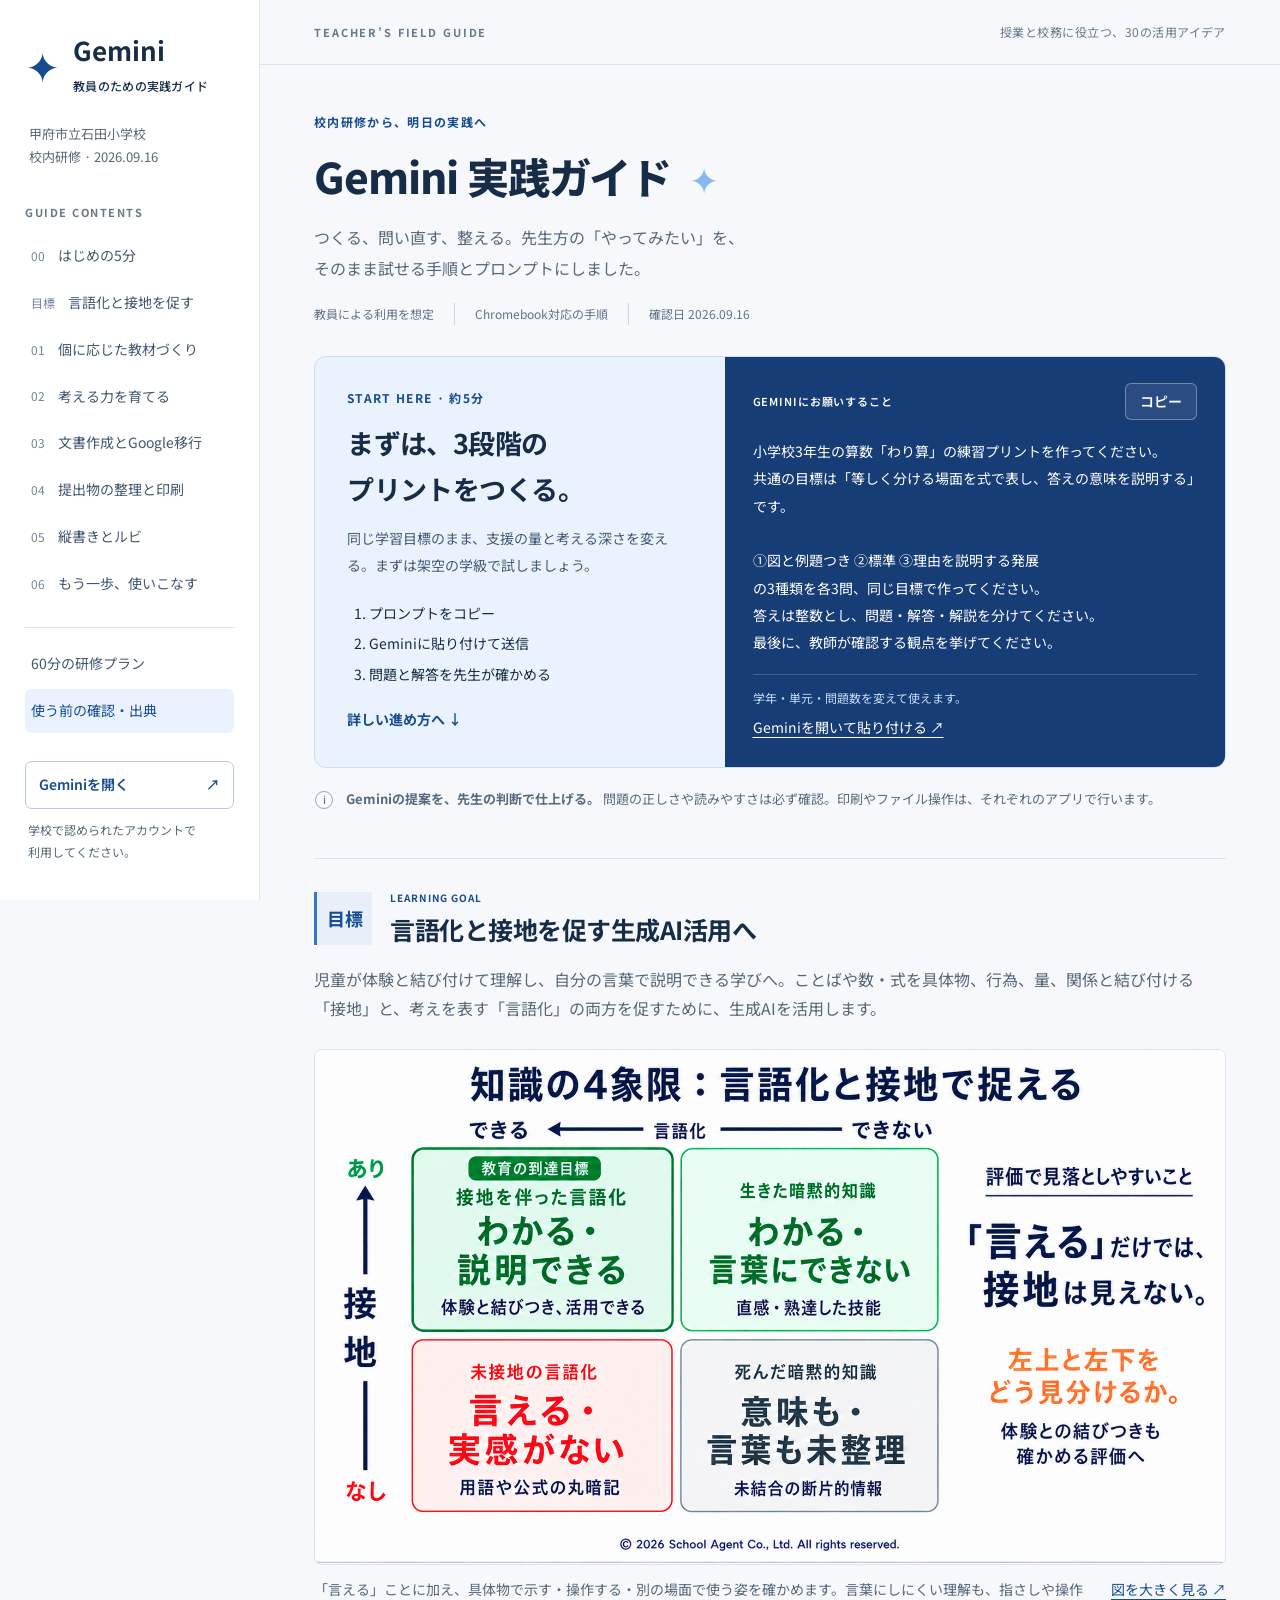
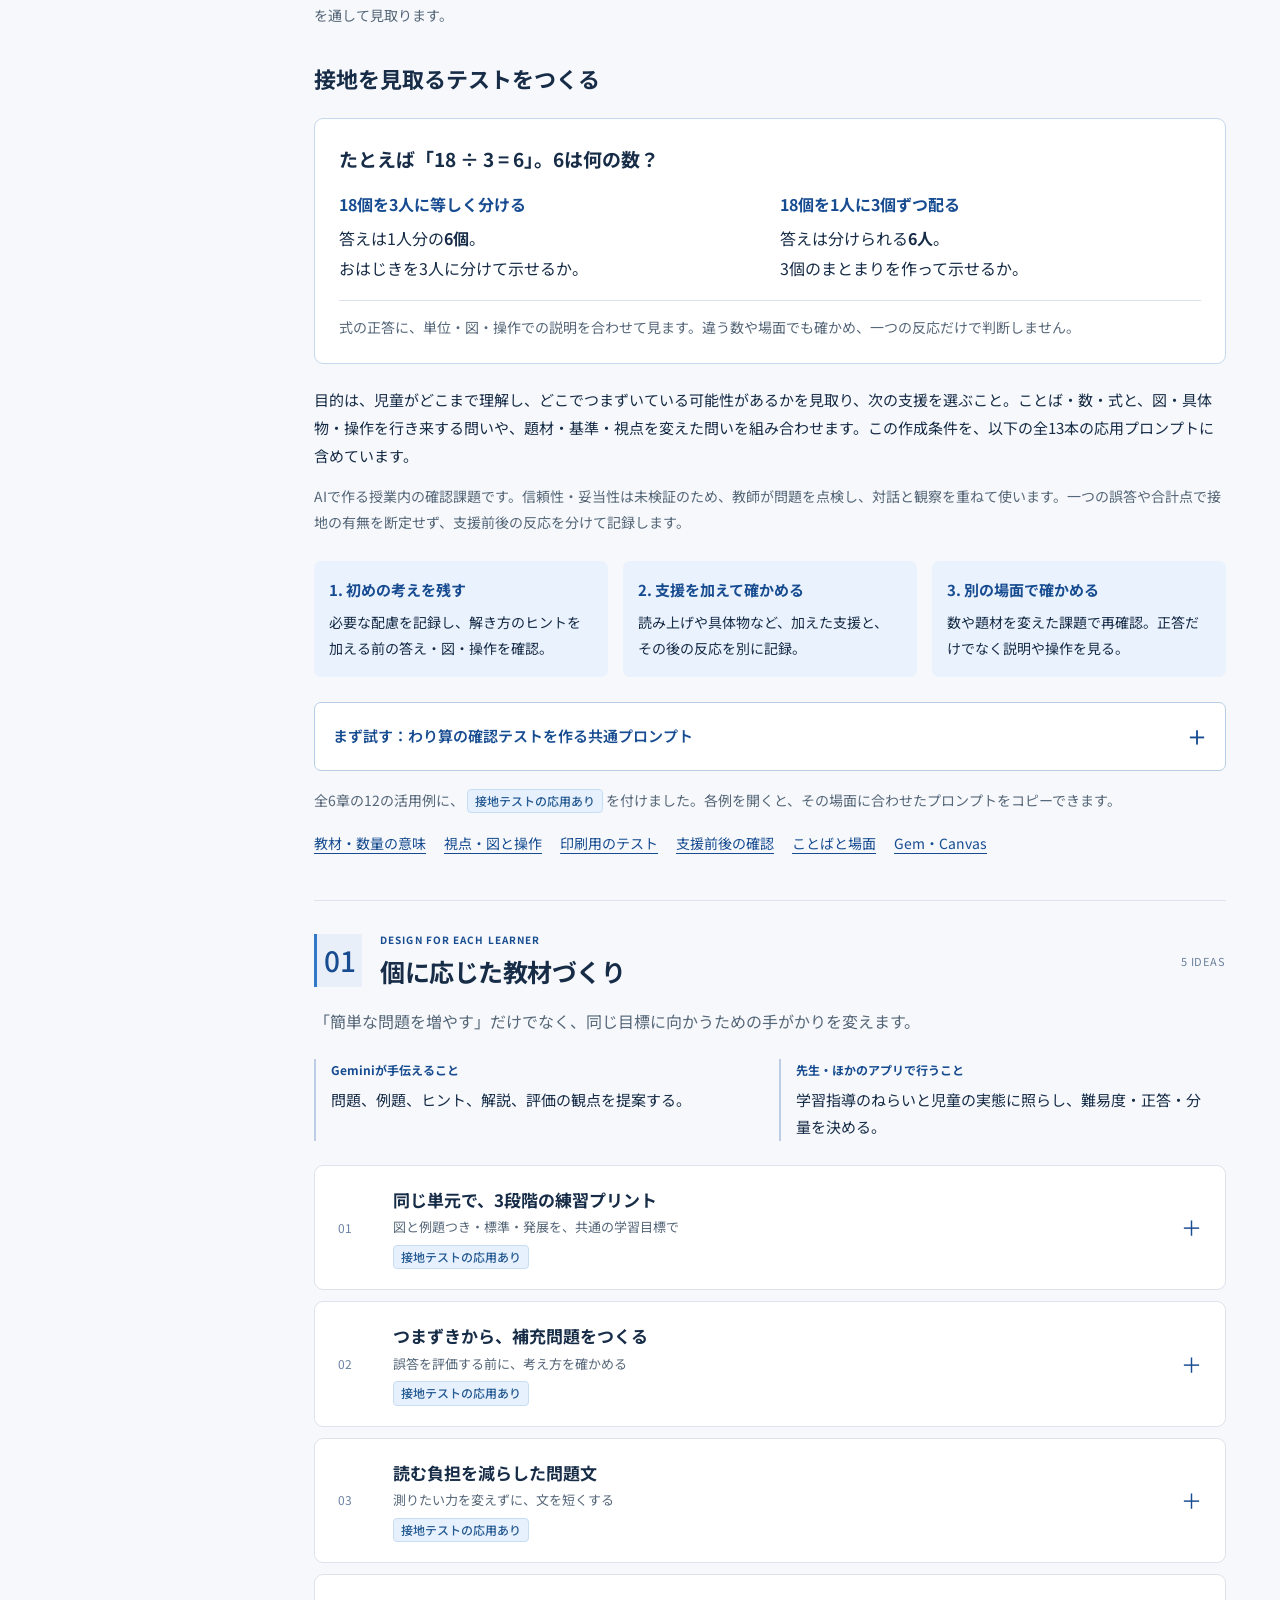
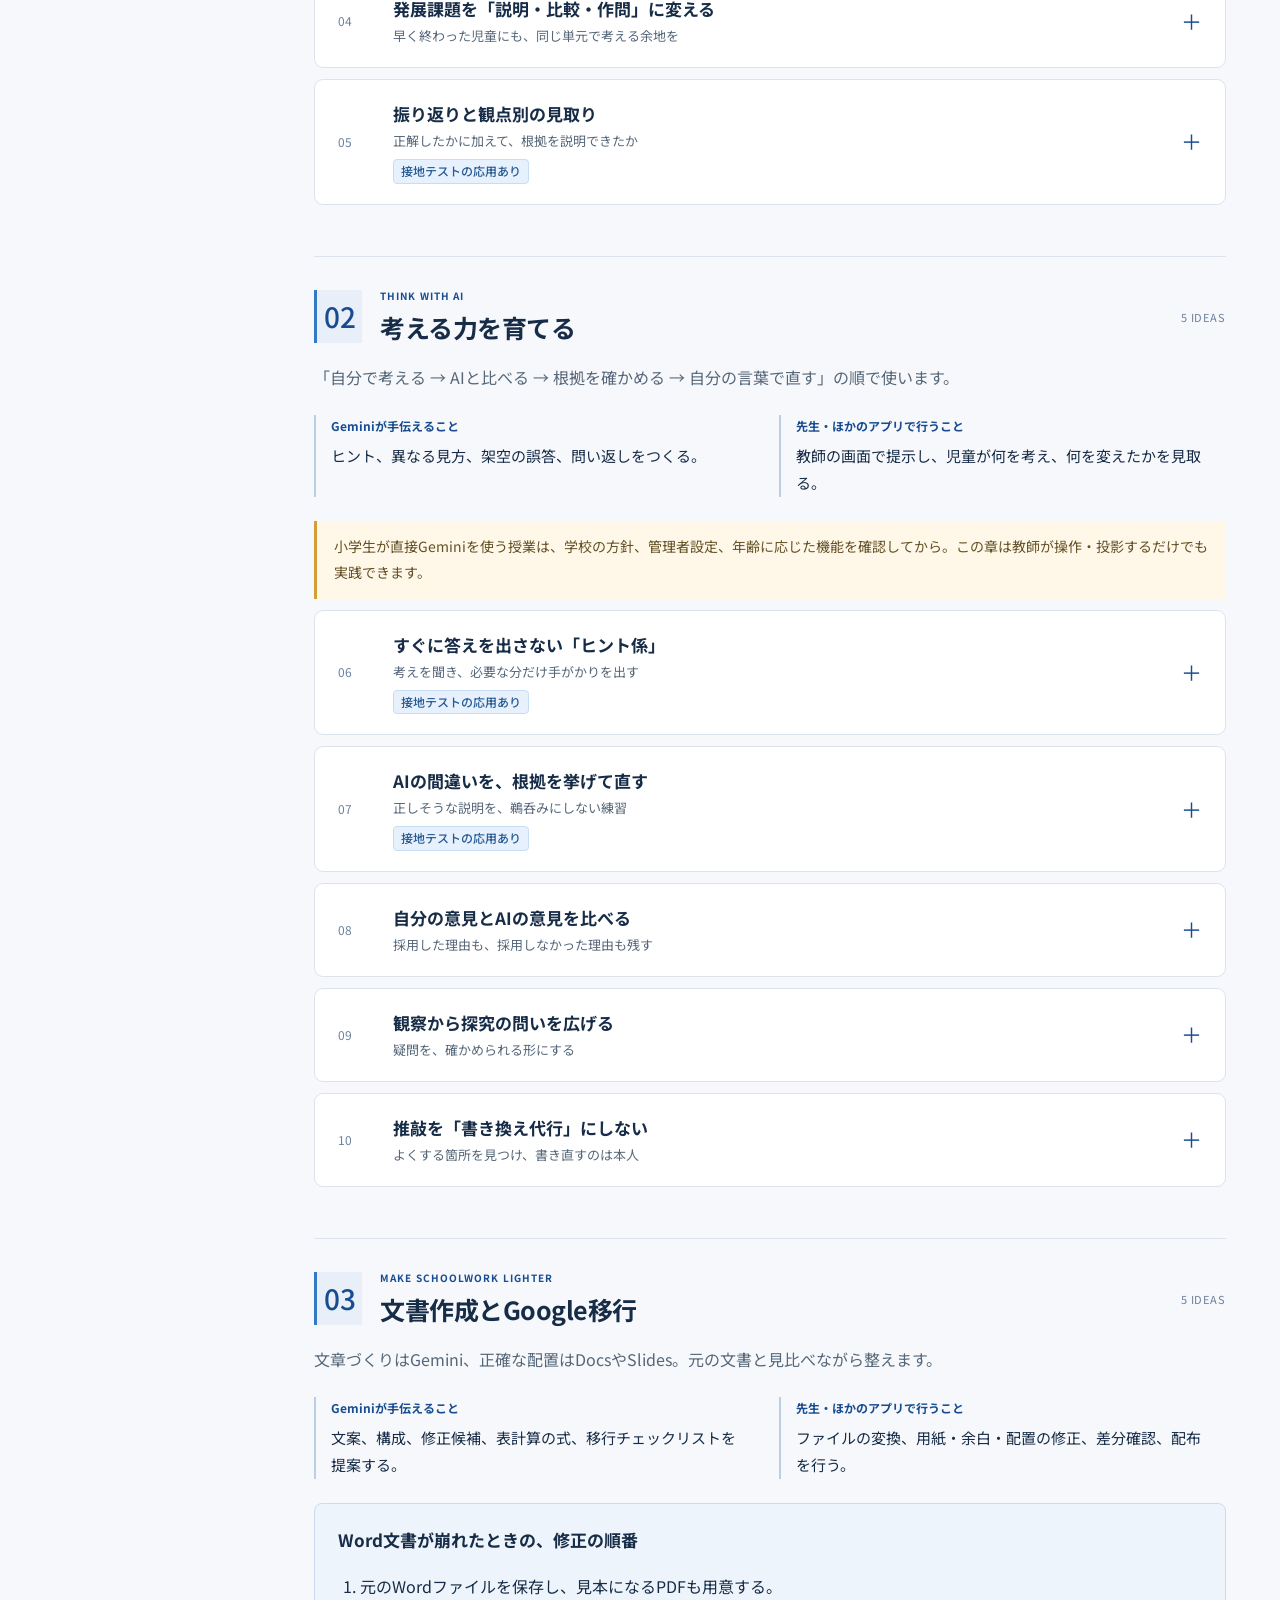
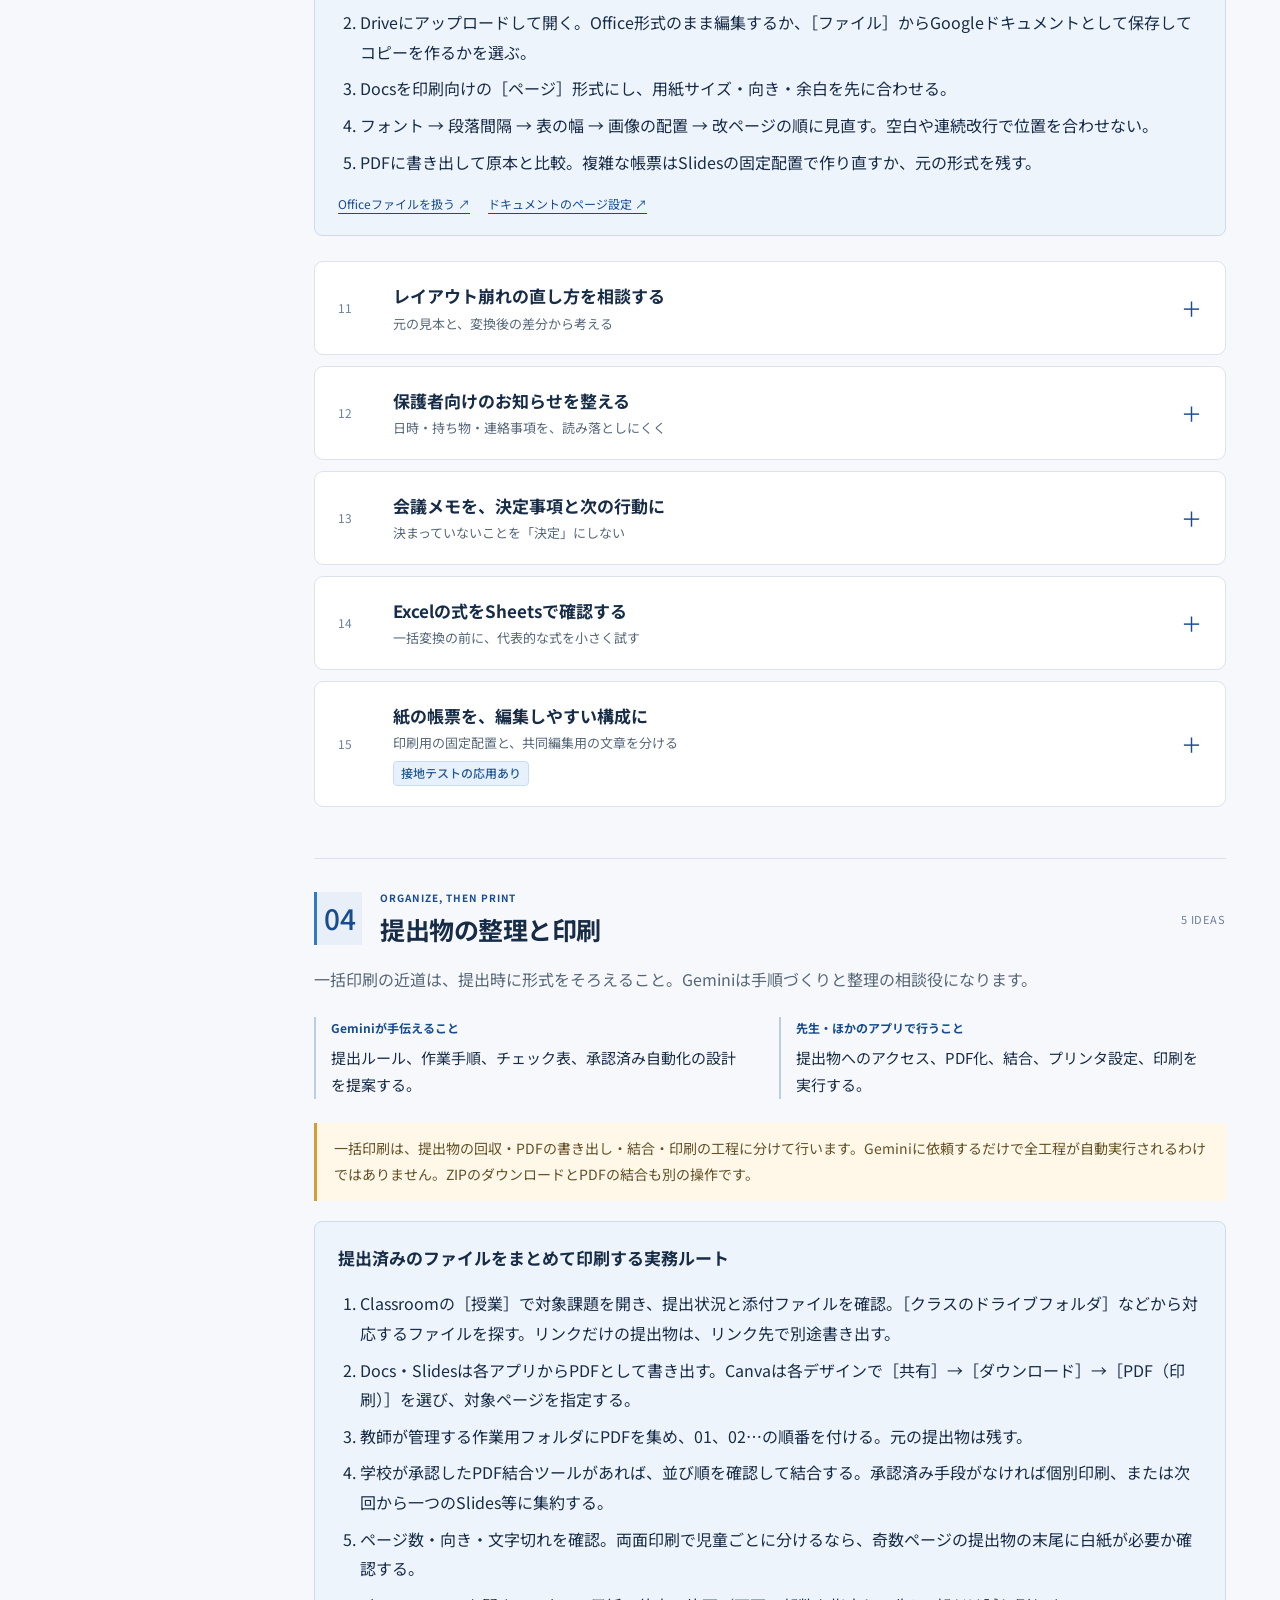
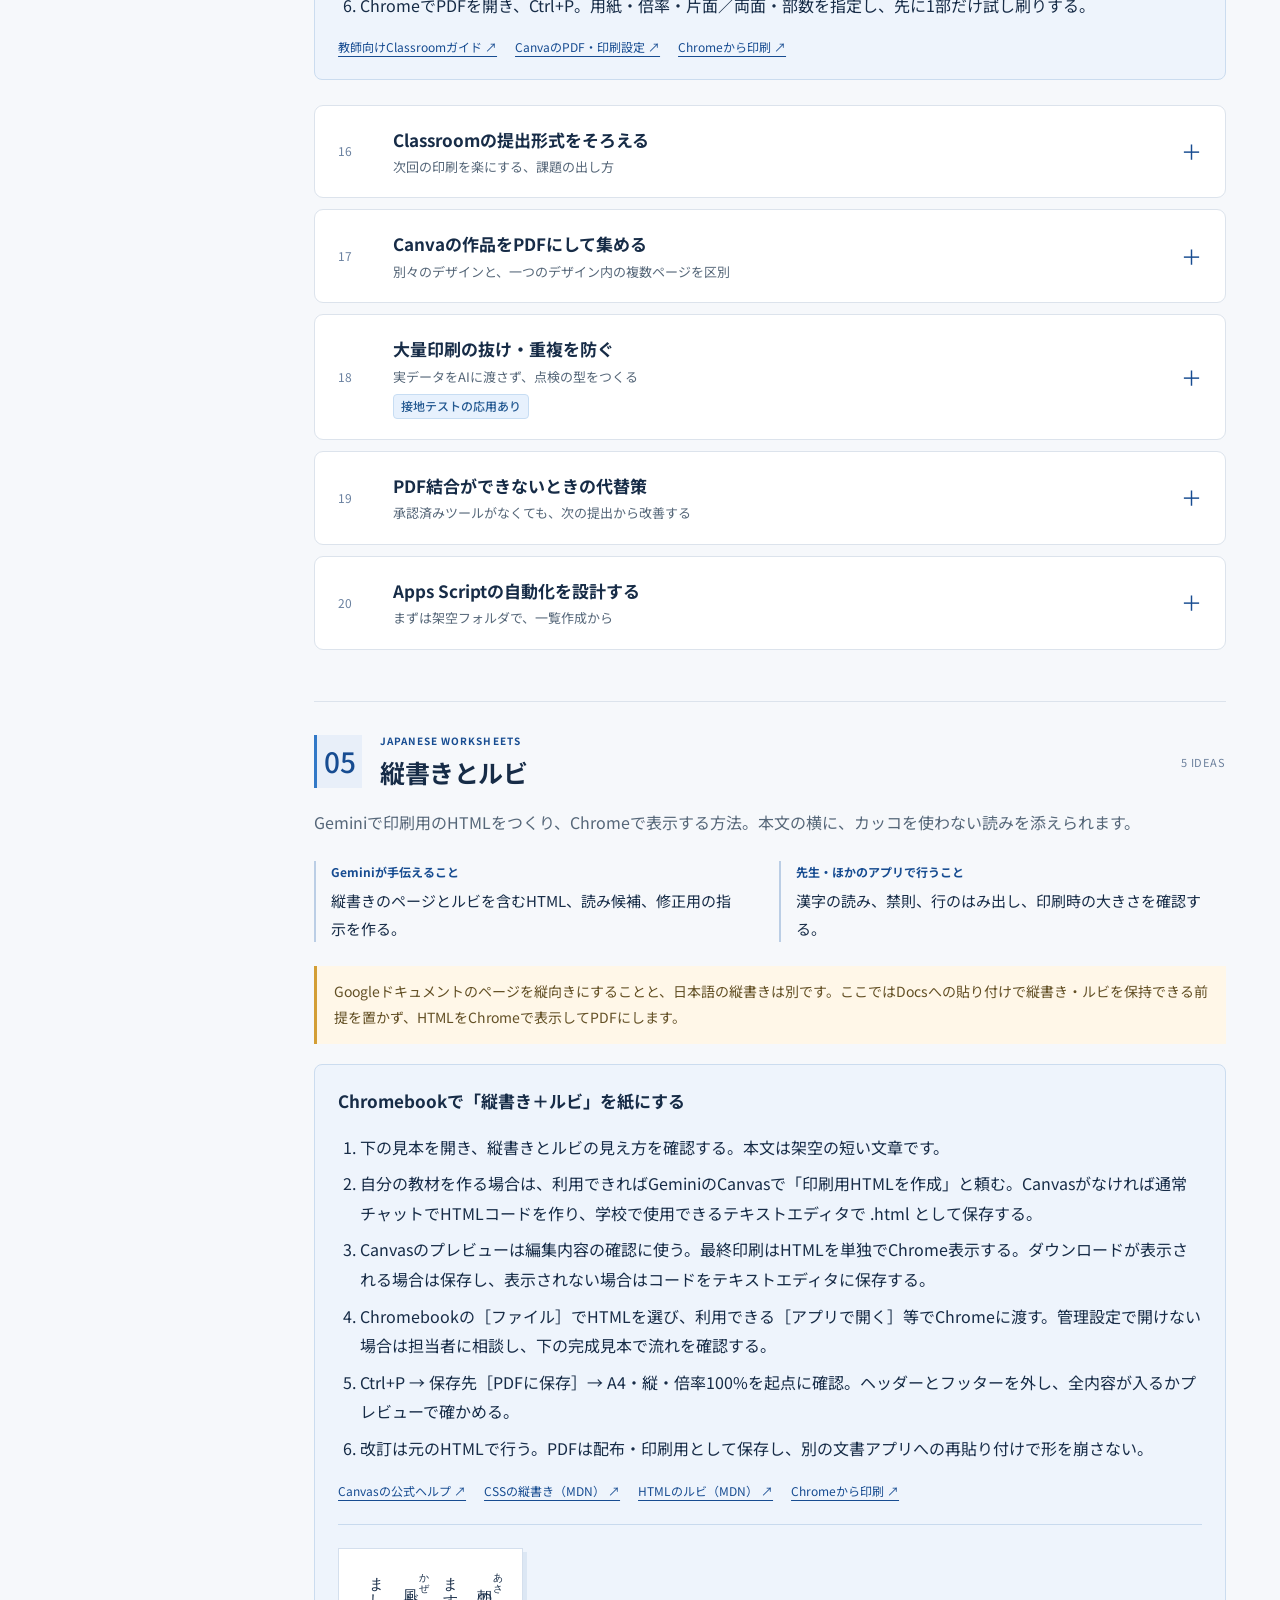
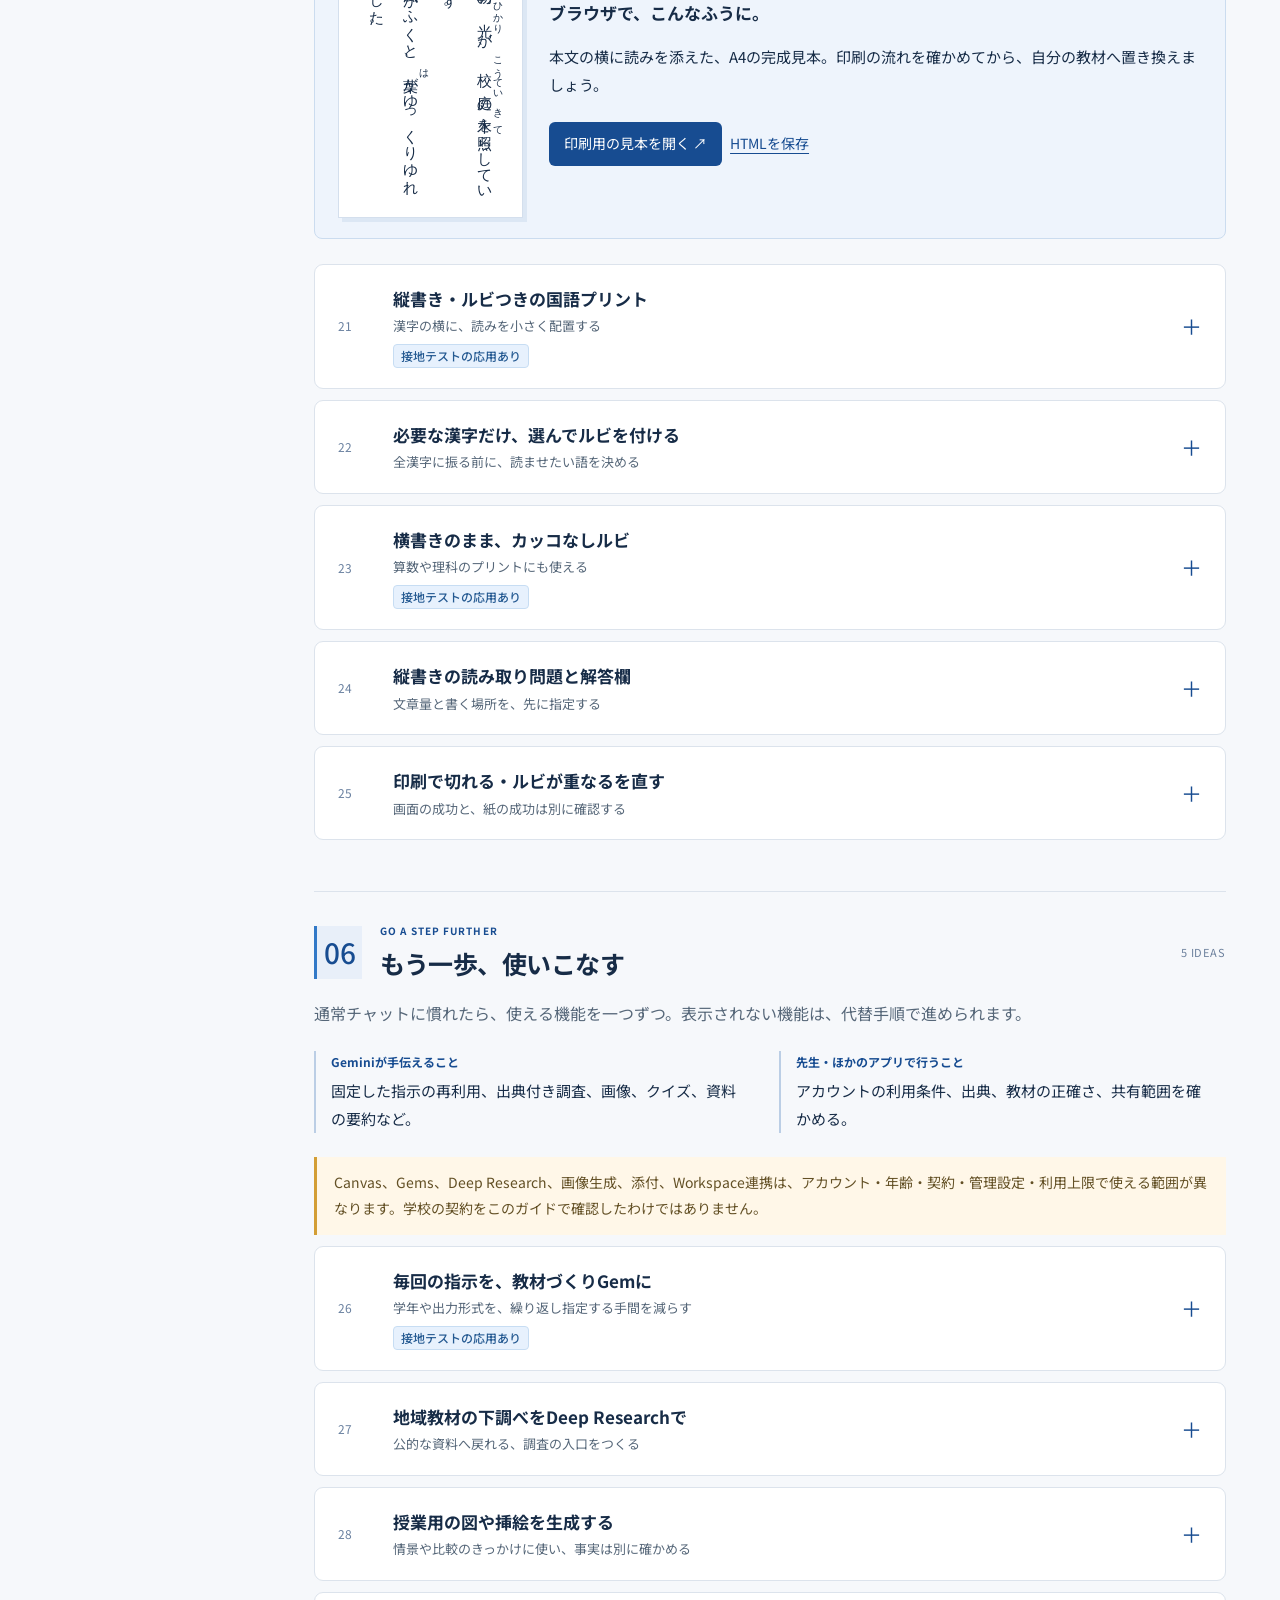
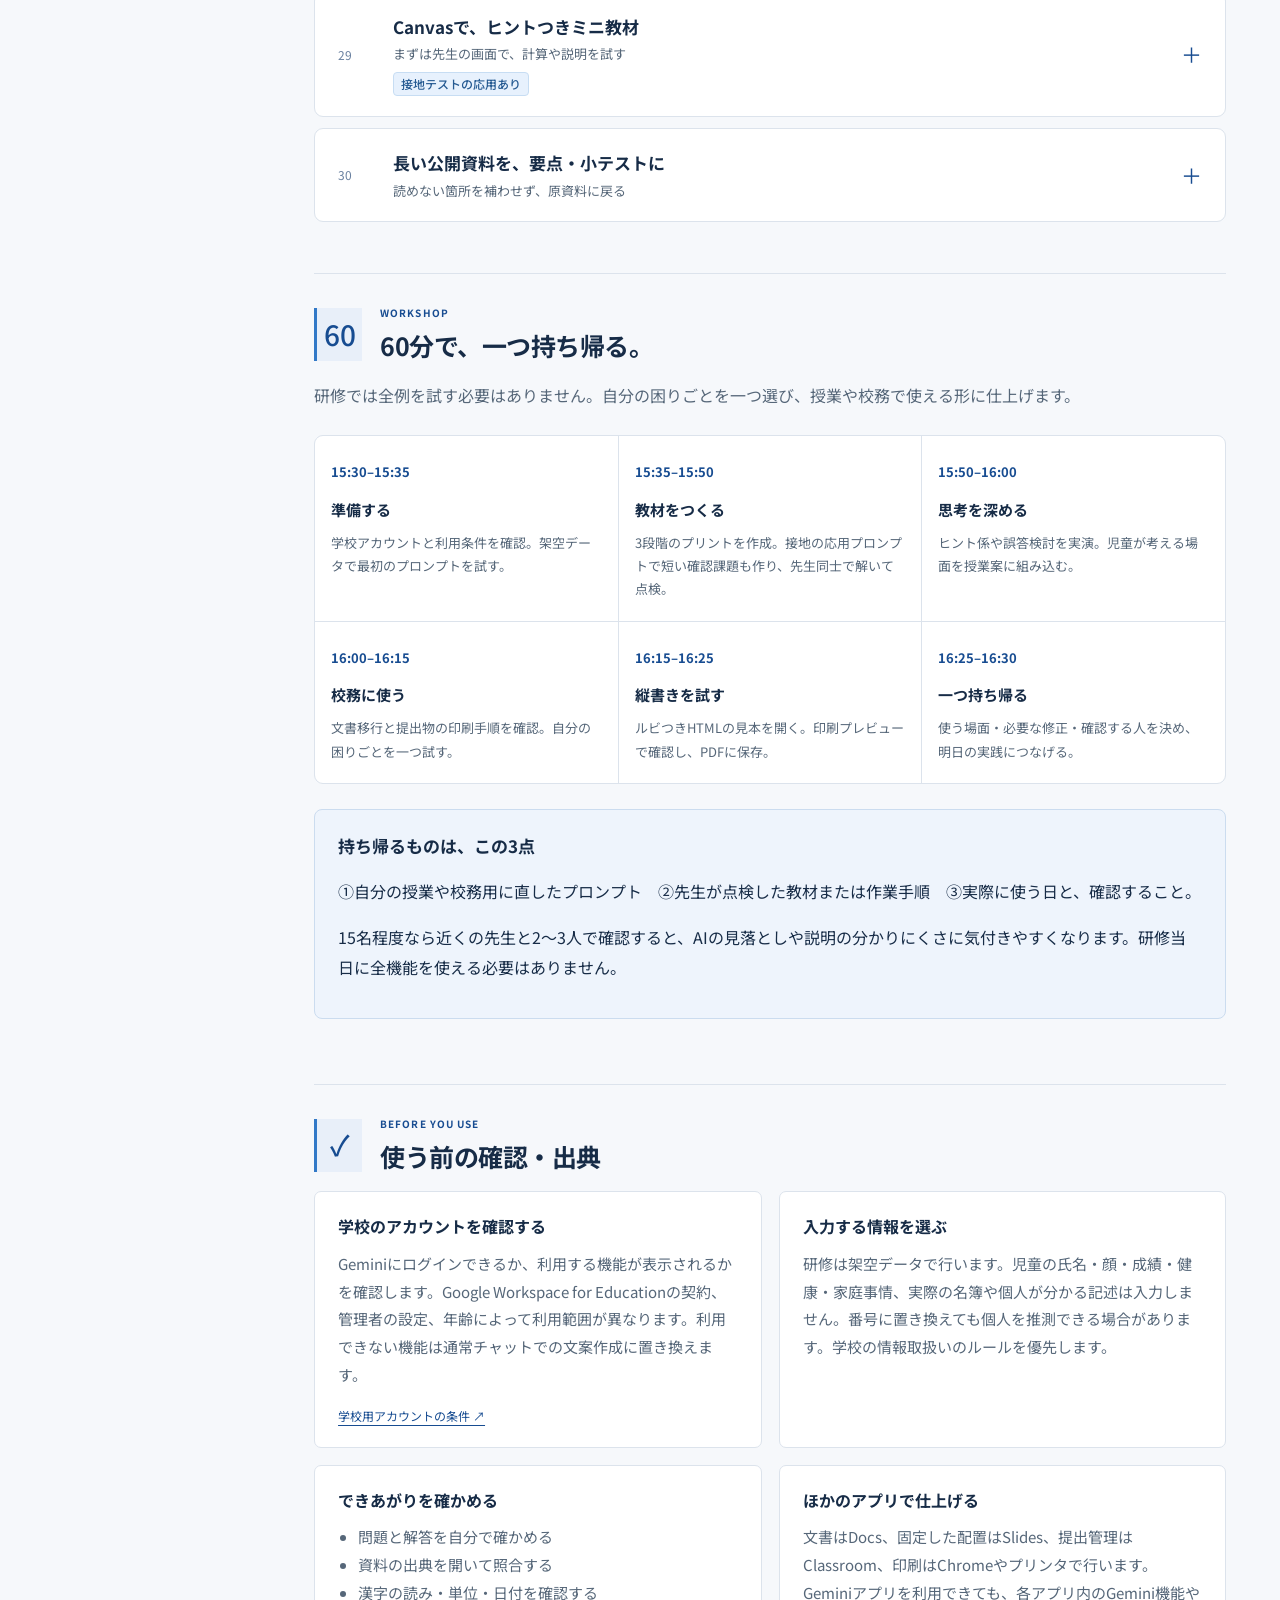
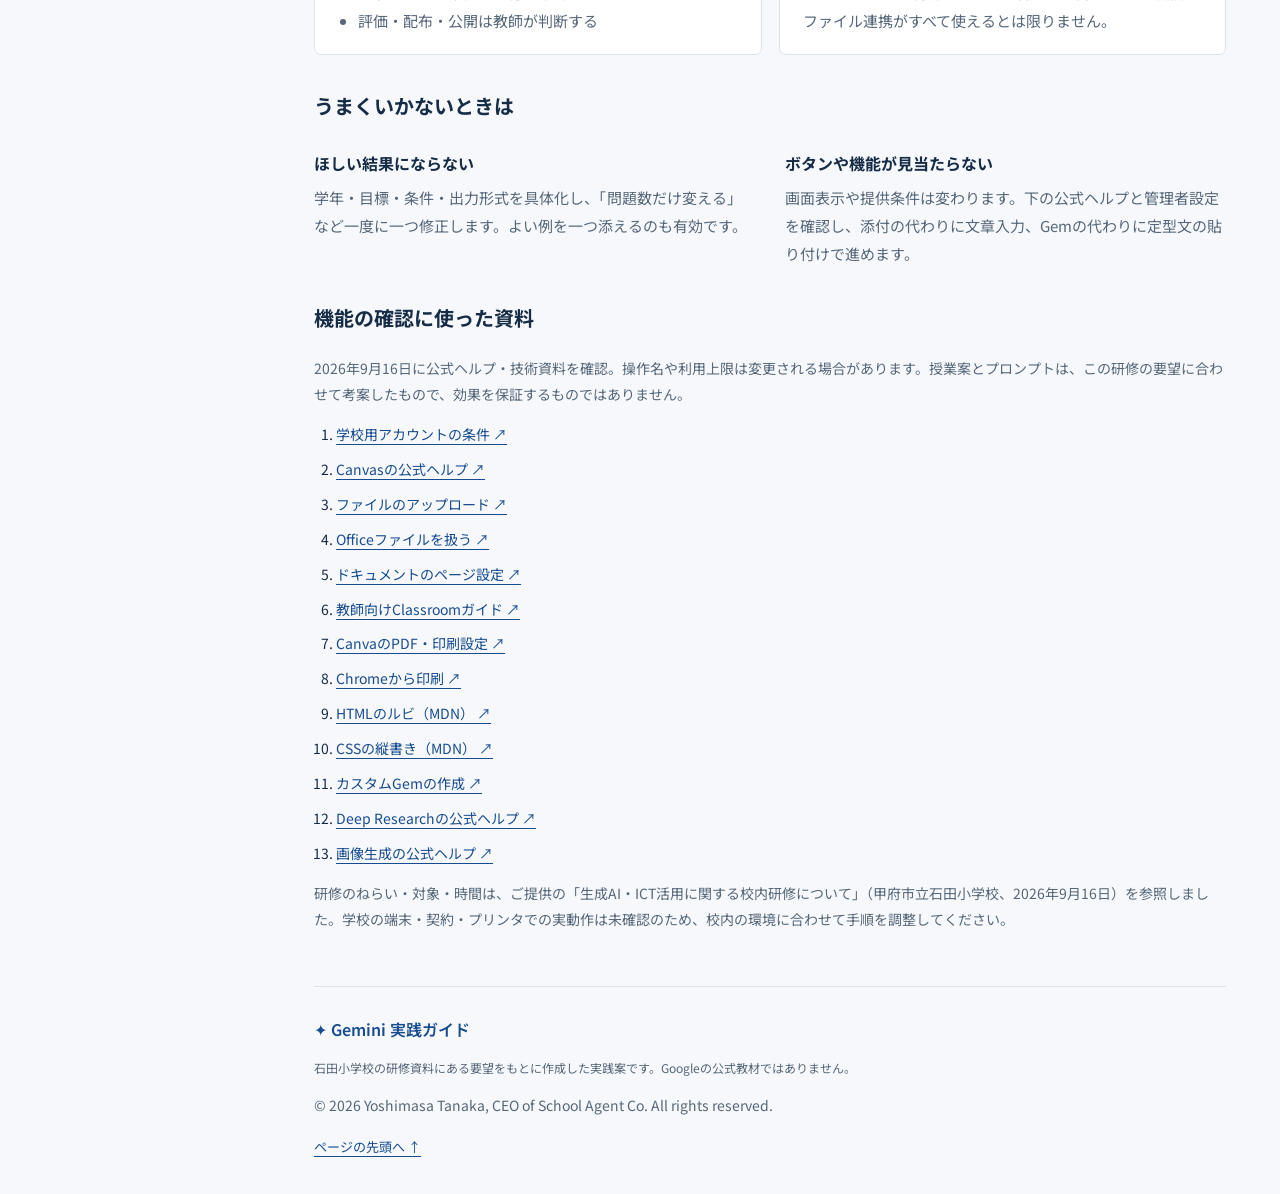
<file: docs/index.html>
<!doctype html>
<html lang="ja">
<head>
  <meta charset="utf-8"><meta name="viewport" content="width=device-width,initial-scale=1">
  <title>Gemini 実践ガイド | 石田小学校 校内研修</title>
  <meta name="description" content="小学校の先生のためのGemini活用ガイド。習熟度別プリント、思考を深める授業、校務、印刷、縦書き・ルビの具体的な手順とプロンプト。">
  <meta name="theme-color" content="#173d77">
  <link rel="icon" type="image/svg+xml" href="data:image/svg+xml,%3Csvg xmlns='http://www.w3.org/2000/svg' viewBox='0 0 32 32'%3E%3Crect width='32' height='32' rx='8' fill='%23173d77'/%3E%3Cpath d='M16 5L19 13L27 16L19 19L16 27L13 19L5 16L13 13Z' fill='%23b5d7ff'/%3E%3C/svg%3E">
  <link rel="stylesheet" href="style.css"><script src="content.js" defer></script><script src="grounding.js" defer></script><script src="guide.js" defer></script>
</head>
<body>
<a class="skip" href="#main">本文へ移動</a>
<aside class="sidebar">
  <a class="brand" href="#top"><span class="brand-symbol" aria-hidden="true">✦</span><span>Gemini<br><small>教員のための実践ガイド</small></span></a>
  <div class="school">甲府市立石田小学校<br>校内研修 · 2026.09.16</div>
  <nav aria-label="ガイドの目次"><p class="nav-label">GUIDE CONTENTS</p>
    <a href="#start"><span>00</span> はじめの5分</a>
    <a href="#grounding"><span>目標</span> 言語化と接地を促す</a>
    <a href="#personal"><span>01</span> 個に応じた教材づくり</a>
    <a href="#thinking"><span>02</span> 考える力を育てる</a>
    <a href="#documents"><span>03</span> 文書作成とGoogle移行</a>
    <a href="#printing"><span>04</span> 提出物の整理と印刷</a>
    <a href="#japanese"><span>05</span> 縦書きとルビ</a>
    <a href="#more"><span>06</span> もう一歩、使いこなす</a>
    <div class="nav-divider"></div>
    <a href="#workshop">60分の研修プラン</a>
    <a href="#check">使う前の確認・出典</a>
  </nav>
  <a class="external-link" href="https://gemini.google.com/" target="_blank" rel="noopener noreferrer">Geminiを開く <span aria-hidden="true">↗</span></a>
  <p class="sidebar-note">学校で認められたアカウントで<br>利用してください。</p>
</aside>
<div class="page" id="top">
  <header class="topbar"><span>TEACHER’S FIELD GUIDE</span><span>授業と校務に役立つ、30の活用アイデア</span></header>
  <main id="main">
    <section class="intro"><p class="eyebrow">校内研修から、明日の実践へ</p><h1>Gemini 実践ガイド<span class="title-star" aria-hidden="true">✦</span></h1><p class="lead">つくる、問い直す、整える。先生方の「やってみたい」を、<br class="desktop-break">そのまま試せる手順とプロンプトにしました。</p><div class="intro-meta"><span>教員による利用を想定</span><span>Chromebook対応の手順</span><span>確認日 2026.09.16</span></div></section>
    <section id="start" class="start-panel"><div class="start-copy"><p class="eyebrow">START HERE · 約5分</p><h2>まずは、3段階の<br>プリントをつくる。</h2><p>同じ学習目標のまま、支援の量と考える深さを変える。まずは架空の学級で試しましょう。</p><ol class="mini-steps"><li>プロンプトをコピー</li><li>Geminiに貼り付けて送信</li><li>問題と解答を先生が確かめる</li></ol><a href="#personal">詳しい進め方へ <span aria-hidden="true">↓</span></a></div><div class="prompt-feature"><div class="prompt-label"><span>GEMINIにお願いすること</span><button class="copy-btn" data-copy="first-prompt" aria-label="はじめのプロンプトをコピー">コピー</button></div><pre id="first-prompt">小学校3年生の算数「わり算」の練習プリントを作ってください。
共通の目標は「等しく分ける場面を式で表し、答えの意味を説明する」です。

①図と例題つき ②標準 ③理由を説明する発展
の3種類を各3問、同じ目標で作ってください。
答えは整数とし、問題・解答・解説を分けてください。
最後に、教師が確認する観点を挙げてください。</pre><p class="prompt-foot">学年・単元・問題数を変えて使えます。<br><a href="https://gemini.google.com/" target="_blank" rel="noopener noreferrer">Geminiを開いて貼り付ける ↗</a></p></div></section>
    <div class="guide-note"><span class="note-icon" aria-hidden="true">i</span><p><strong>Geminiの提案を、先生の判断で仕上げる。</strong> 問題の正しさや読みやすさは必ず確認。印刷やファイル操作は、それぞれのアプリで行います。</p></div>
    <section id="grounding" class="section-block"></section>
    <div id="guide-content"></div>
    <section id="workshop" class="section-block"><div class="section-heading"><span class="chapter-no">60</span><div><p class="eyebrow">WORKSHOP</p><h2>60分で、一つ持ち帰る。</h2></div></div><p>研修では全例を試す必要はありません。自分の困りごとを一つ選び、授業や校務で使える形に仕上げます。</p><div id="workshop-content"></div></section>
    <section id="check" class="section-block"><div class="section-heading"><span class="chapter-no">✓</span><div><p class="eyebrow">BEFORE YOU USE</p><h2>使う前の確認・出典</h2></div></div><div id="check-content"></div></section>
    <footer><span class="footer-brand">✦ Gemini 実践ガイド</span><p>石田小学校の研修資料にある要望をもとに作成した実践案です。Googleの公式教材ではありません。</p><p class="copyright">© 2026 Yoshimasa Tanaka, CEO of School Agent Co. All rights reserved.</p><a href="#top">ページの先頭へ ↑</a></footer>
  </main>
</div><div id="toast" role="status" aria-live="polite"></div>
</body></html>
</file>
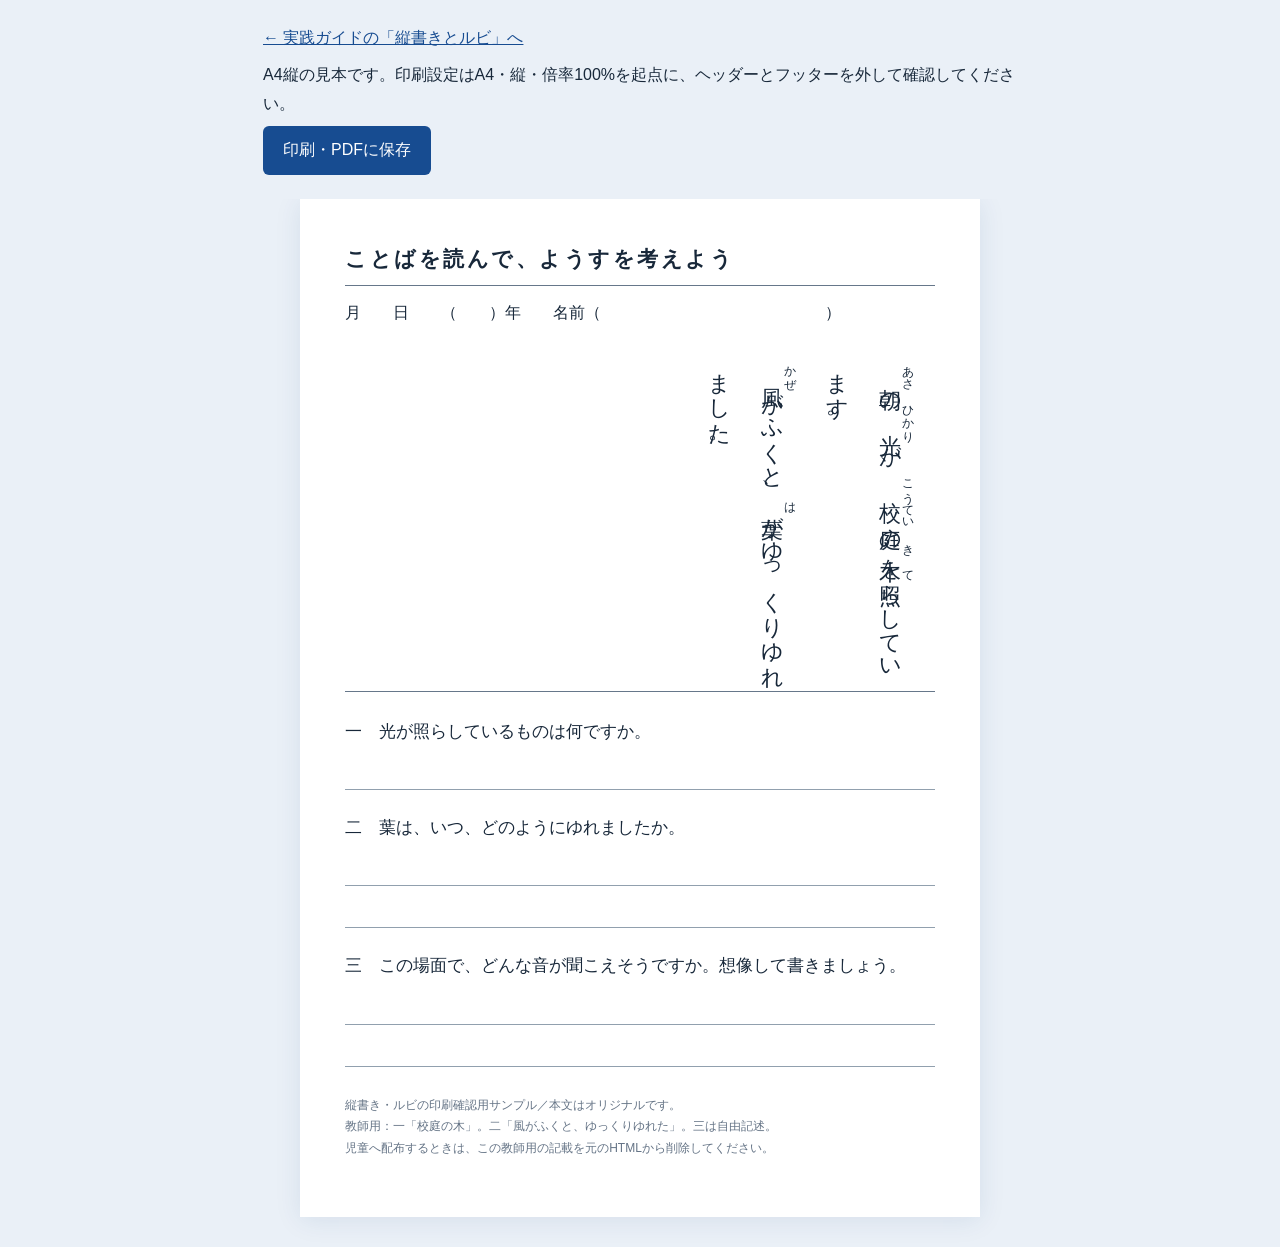
<file: docs/worksheet.html>
<!doctype html>
<html lang="ja"><head><meta charset="utf-8"><meta name="viewport" content="width=device-width,initial-scale=1"><title>縦書きとルビの見本 | Gemini実践ガイド</title><meta name="robots" content="noindex"><link rel="icon" href="data:image/svg+xml,%3Csvg xmlns='http://www.w3.org/2000/svg' viewBox='0 0 32 32'%3E%3Crect width='32' height='32' rx='8' fill='%23173d77'/%3E%3Cpath d='M16 5L19 13L27 16L19 19L16 27L13 19L5 16L13 13Z' fill='white'/%3E%3C/svg%3E"><style>
*{box-sizing:border-box}body{margin:0;background:#eaf0f7;color:#18283a;font-family:serif}.controls{font:16px/1.8 sans-serif;max-width:794px;margin:24px auto;padding:0 20px}.controls p{margin:8px 0}.controls a{color:#174c91}.controls button{font:inherit;background:#174c91;color:white;border:0;border-radius:6px;padding:10px 20px;cursor:pointer}.sheet-wrap{overflow-x:auto;padding:0 20px 30px}.sheet{width:180mm;min-height:255mm;background:#fff;padding:12mm;margin:0 auto;box-shadow:0 3px 25px #173d7718}.sheet-title{font-size:21px;letter-spacing:.12em;border-bottom:1px solid #66778a;padding-bottom:12px;margin:0 0 17px}.name{font-size:16px;margin:0 0 28px}.vertical{writing-mode:vertical-rl;text-orientation:mixed;width:100%;height:90mm;font-size:22px;line-height:2.4;padding:6px 7px 10px;border-bottom:1px solid #66778a}.vertical p{margin:0 12px}ruby{ruby-position:over}rt{font-size:.53em}.questions{margin-top:24px;font-size:17px;line-height:1.9}.question{margin-bottom:22px}.answer{height:42px;border-bottom:1px solid #91a0ae}.foot{font:12px/1.8 sans-serif;color:#657486;margin-top:28px}@page{size:A4 portrait;margin:15mm}@media print{body{background:#fff;color:#000}.controls{display:none}.sheet-wrap{overflow:visible;padding:0}.sheet{width:180mm;min-height:0;margin:0;padding:0;box-shadow:none}.foot{color:#333}.question{break-inside:avoid}}
</style></head><body><div class="controls"><a href="./#japanese">← 実践ガイドの「縦書きとルビ」へ</a><p>A4縦の見本です。印刷設定はA4・縦・倍率100%を起点に、ヘッダーとフッターを外して確認してください。</p><button id="print">印刷・PDFに保存</button></div><div class="sheet-wrap"><main class="sheet"><h1 class="sheet-title">ことばを読んで、ようすを考えよう</h1><p class="name">月　　日　　（　　）年　　名前（　　　　　　　　　　　　　　）</p><div class="vertical"><p><ruby>朝<rt>あさ</rt></ruby>の<ruby>光<rt>ひかり</rt></ruby>が、<ruby>校庭<rt>こうてい</rt></ruby>の<ruby>木<rt>き</rt></ruby>を<ruby>照<rt>て</rt></ruby>らしています。</p><p><ruby>風<rt>かぜ</rt></ruby>がふくと、<ruby>葉<rt>は</rt></ruby>がゆっくりゆれました。</p></div><div class="questions"><div class="question">一　光が照らしているものは何ですか。<div class="answer"></div></div><div class="question">二　葉は、いつ、どのようにゆれましたか。<div class="answer"></div><div class="answer"></div></div><div class="question">三　この場面で、どんな音が聞こえそうですか。想像して書きましょう。<div class="answer"></div><div class="answer"></div></div></div><p class="foot">縦書き・ルビの印刷確認用サンプル／本文はオリジナルです。<br>教師用：一「校庭の木」。二「風がふくと、ゆっくりゆれた」。三は自由記述。<br>児童へ配布するときは、この教師用の記載を元のHTMLから削除してください。</p></main></div><script>document.getElementById('print').addEventListener('click',()=>window.print());</script></body></html>
</file>
<file: docs/style.css>
@import url('https://fonts.googleapis.com/css2?family=Noto+Sans+JP:wght@400;500;600;700;800&display=swap');
:root{--ink:#172c47;--blue:#174c91;--navy:#173d77;--accent:#b8d8ff;--muted:#566779;--line:#dce3ec;--paper:#f6f8fb;--sidebar:260px;font-family:'Noto Sans JP',sans-serif;color:var(--ink);font-synthesis:none;font-size:16px;scroll-behavior:smooth;scroll-padding-top:30px}
*{box-sizing:border-box}body{margin:0;background:var(--paper);line-height:1.85}a{color:var(--blue);text-underline-offset:4px}button{font:inherit;cursor:pointer}button,a,summary{-webkit-tap-highlight-color:transparent}a:focus-visible,button:focus-visible,summary:focus-visible{outline:3px solid #cf7c08;outline-offset:5px}button:disabled{cursor:wait}.skip{position:fixed;top:-80px;left:15px;z-index:20;background:#fff;padding:10px}.skip:focus{top:10px}.sidebar{width:var(--sidebar);position:fixed;inset:0 auto 0 0;background:white;border-right:1px solid var(--line);padding:35px 25px;overflow-y:auto;z-index:3}.brand{display:flex;gap:13px;align-items:center;text-decoration:none;color:var(--ink);font-size:26px;font-weight:700;line-height:1.15}.brand-symbol{color:var(--blue);font-size:42px}.brand small{font-size:12px;letter-spacing:.025em;font-weight:500}.school{font-size:13px;color:var(--muted);line-height:1.8;margin:27px 0 33px;padding-left:4px}.nav-label{font-size:11px;letter-spacing:.14em;color:#68798d;font-weight:700;margin:0 0 12px}.sidebar nav a{display:flex;gap:13px;align-items:center;text-decoration:none;font-size:14px;color:#43566f;padding:9px 6px;border-radius:6px;margin:3px 0}.sidebar nav a span{font-size:12px;color:#74849b;font-variant-numeric:tabular-nums}.sidebar nav a:hover,.sidebar nav a.current{color:var(--blue);background:#eaf2ff}.nav-divider{height:1px;background:var(--line);margin:21px 0 14px}.external-link{display:flex;justify-content:space-between;border:1px solid #b7c9de;border-radius:7px;text-decoration:none;padding:10px 13px;font-size:14px;margin-top:28px;font-weight:600}.sidebar-note{font-size:12px;color:var(--muted);margin:10px 3px}.page{margin-left:var(--sidebar)}.topbar{height:65px;border-bottom:1px solid var(--line);display:flex;align-items:center;justify-content:space-between;padding:0 5.3%;font-size:12px;color:#677990;letter-spacing:.04em}.topbar span:first-child{font-size:11px;letter-spacing:.17em;font-weight:700}main{max-width:1280px;margin:auto;padding:0 5.3%}.intro{padding:46px 0 31px;position:relative}.eyebrow{font-size:12px;font-weight:700;letter-spacing:.11em;color:var(--blue);margin:0 0 11px}h1,h2,h3,h4,p{overflow-wrap:anywhere}h1{font-size:clamp(30px,3.3vw,47px);line-height:1.5;letter-spacing:-.025em;margin:0 0 14px;font-weight:800}.title-star{display:inline-block;margin-left:18px;color:#88b8ed;font-size:36px;font-weight:400}.lead{font-size:16px;line-height:1.95;color:var(--muted);margin:0 0 19px}.intro-meta{display:flex;flex-wrap:wrap;gap:8px 20px;font-size:12px;color:#61738a}.intro-meta span+span{padding-left:20px;border-left:1px solid #cdd7e3}.start-panel{display:grid;grid-template-columns:.9fr 1.1fr;border:1px solid #cfdeee;border-radius:12px;overflow:hidden;background:#eaf2fd}.start-copy{padding:30px 32px}.start-copy h2{font-size:27px;line-height:1.7;letter-spacing:-.02em;margin:0 0 13px}.start-copy p:not(.eyebrow){font-size:14px;line-height:1.95;margin:0 0 18px;color:#455b75}.mini-steps{padding-left:22px;font-size:14px;line-height:2.2;margin:0 0 14px}.start-copy>a{font-size:14px;text-decoration:none;font-weight:700}.prompt-feature{background:var(--navy);color:#fff;padding:26px 28px;display:flex;flex-direction:column}.prompt-label{display:flex;justify-content:space-between;align-items:center;gap:15px;font-size:11px;letter-spacing:.08em;font-weight:600}.copy-btn{background:#fff;border:1px solid #c8d6e7;color:var(--blue);border-radius:6px;font-size:13px;letter-spacing:0;line-height:1.5;padding:7px 14px;white-space:nowrap}.copy-btn:hover{background:#e5f0ff}.prompt-feature .copy-btn{background:#ffffff15;color:white;border-color:#ffffff55}.prompt-feature .copy-btn:hover{background:#ffffff30}pre{font:inherit;white-space:pre-wrap;overflow-wrap:anywhere;margin:18px 0;line-height:1.95}.prompt-feature pre{font-size:14px}.prompt-foot{font-size:12px;color:#c6ddfa;border-top:1px solid #ffffff30;margin:0;padding-top:12px;margin-top:auto}.guide-note{display:flex;gap:13px;padding:19px 1px;color:#576a80;font-size:13px;align-items:flex-start;margin:0 0 28px}.guide-note p{margin:0}.note-icon{border:1px solid #8ba5c3;width:18px;min-width:18px;height:18px;display:inline-flex;align-items:center;justify-content:center;border-radius:50%;font-size:11px;margin-top:4px}.section-block{padding:30px 0 40px;border-top:1px solid var(--line);scroll-margin-top:25px}.section-heading{display:flex;gap:18px;align-items:center;margin-bottom:16px}.chapter-no{display:flex;align-items:center;justify-content:center;width:48px;height:53px;font-size:28px;font-weight:500;color:var(--blue);border-left:3px solid #3279c7;background:#e8eff9;font-variant-numeric:tabular-nums}.section-heading .eyebrow{font-size:10px;margin:0 0 3px}.section-heading h2{font-size:25px;line-height:1.55;margin:0;letter-spacing:-.02em}.section-description{margin:0 0 23px;color:var(--muted)}.section-block>p{color:var(--muted)}.boundary{display:grid;grid-template-columns:1fr 1fr;gap:18px;margin-bottom:24px}.boundary>div{font-size:14px;border-left:2px solid #bbcee5;padding:0 15px}.boundary strong{display:block;font-size:12px;color:var(--blue);margin-bottom:4px}.example{border:1px solid var(--line);background:white;border-radius:9px;margin:11px 0;overflow:hidden}.example summary{cursor:pointer;list-style:none;display:grid;grid-template-columns:42px 1fr auto;gap:13px;align-items:center;padding:20px 23px}.example summary::-webkit-details-marker{display:none}.example summary:hover{background:#f5f9ff}.example[open] summary{border-bottom:1px solid var(--line)}.example-id{font-size:12px;color:#6a81a0;font-variant-numeric:tabular-nums}.example-title{font-size:17px;font-weight:700;line-height:1.6}.example-subtitle{display:block;font-size:13px;font-weight:400;color:var(--muted);margin-top:4px}.expand{font-size:21px;font-weight:400;color:var(--blue)}.example[open] .expand{transform:rotate(45deg)}.example-body{padding:25px 28px}.example-top{display:flex;align-items:center;gap:9px;flex-wrap:wrap;margin:0 0 19px}.badge{font-size:12px;border-radius:4px;background:#edf3fc;color:#2e5d94;padding:2px 8px}.badge.conditional{background:#fff2d8;color:#795614}.example-body h4{font-size:15px;margin:19px 0 7px}.example-body>p,.steps{font-size:15px}.steps{padding-left:22px}.steps li{padding-left:4px;margin:6px 0}.prompt-box{background:#f2f6fb;border:1px solid #dce6f2;border-radius:7px;padding:17px 20px;margin-top:20px}.prompt-box .prompt-label{color:var(--blue);font-size:12px}.prompt-box pre{font-size:14px;color:#263b55;margin-bottom:2px}.follow-up{font-size:14px;border-left:3px solid #8daed2;padding:8px 15px;margin:19px 0}.follow-up strong{display:block;font-size:12px;color:var(--blue)}.quality-check{background:#f8fafc;padding:13px 16px;font-size:13px;color:#52657a;margin:15px 0 0}.quality-check strong{color:#233f61}.source-links{font-size:12px;margin-top:16px;display:flex;flex-wrap:wrap;gap:7px 18px}.walkthrough{border:1px solid #cbdcef;border-radius:8px;padding:20px 23px;margin:20px 0 25px;background:#eef4fc;font-size:15px}.walkthrough h3{font-size:17px;margin:0 0 11px}.walkthrough ol{padding-left:22px}.walkthrough li{margin:7px 0}.callout{font-size:14px;padding:13px 17px;border-left:3px solid #d39e35;background:#fff7e8;margin-top:17px;color:#635025}.btn-link{display:inline-block;padding:9px 15px;background:var(--blue);color:white;text-decoration:none;border-radius:6px;font-size:14px;margin:8px 8px 3px 0}.timeline{margin:25px 0;display:grid;grid-template-columns:repeat(5,1fr);gap:1px;background:var(--line);border:1px solid var(--line);border-radius:9px;overflow:hidden}.timeline>div{background:#fff;padding:20px 16px}.timeline time{font-size:13px;color:var(--blue);font-weight:700}.timeline h3{font-size:15px;margin:10px 0 7px}.timeline p{font-size:13px;color:var(--muted);line-height:1.8;margin:0}.safety-grid{display:grid;grid-template-columns:1fr 1fr;gap:17px}.safety-card{background:white;border:1px solid var(--line);padding:20px 23px;border-radius:7px}.safety-card h3{font-size:16px;margin:0 0 8px}.safety-card p,.safety-card li{font-size:14px;color:var(--muted);margin:0}.safety-card ul{padding-left:20px;margin:0}.source-list{padding-left:22px;font-size:14px}.source-list li{margin:9px 0}.source-list span{color:var(--muted);font-size:12px;display:block}.check-subhead{font-size:20px;margin-top:32px}footer{border-top:1px solid var(--line);padding:28px 0 35px;color:var(--muted);font-size:12px}footer p{max-width:640px}footer>a{display:inline-block;font-size:13px;margin-top:3px}.footer-brand{font-size:16px;font-weight:600;color:var(--blue)}#toast{position:fixed;bottom:25px;left:calc(50% + 100px);transform:translateX(-50%);background:#172c47;color:#fff;padding:10px 19px;border-radius:7px;box-shadow:0 4px 22px #173d7720;font-size:14px;z-index:10;opacity:0;pointer-events:none;transition:opacity .15s;max-width:85vw}#toast.show{opacity:1}
@media(min-width:1550px){main{padding:0 70px}.topbar{padding:0 max(70px,calc((100vw - 1280px - var(--sidebar))/2 + 70px))}}
@media(max-width:1100px){:root{--sidebar:225px}.sidebar{padding:28px 18px}.start-copy{padding:24px}.prompt-feature{padding:24px}.start-copy h2{font-size:23px}.timeline{grid-template-columns:1fr}.timeline>div{display:grid;grid-template-columns:90px 140px 1fr;gap:12px;padding:13px 17px;align-items:center}.timeline h3{margin:0}}
@media(max-width:800px){:root{--sidebar:0px}.sidebar{position:relative;width:auto;padding:20px 5%;border-right:none;border-bottom:1px solid var(--line);overflow:visible}.brand{font-size:24px}.brand-symbol{font-size:34px}.school{position:absolute;right:5%;top:22px;margin:0;font-size:11px}.sidebar nav{display:flex;gap:6px;overflow-x:auto;margin-top:20px;padding-bottom:5px}.sidebar nav a{white-space:nowrap;padding:7px 10px;border:1px solid var(--line);font-size:13px}.nav-label,.nav-divider,.sidebar-note,.sidebar>.external-link{display:none}.sidebar nav a span{font-size:11px}.topbar{height:43px;padding:0 5%}.topbar span:last-child{display:none}main{padding:0 5%}.intro{padding:30px 0 26px}h1{font-size:31px}.title-star{font-size:26px;margin-left:10px}.lead{font-size:15px}.intro-meta{font-size:11px;gap:5px 12px}.intro-meta span+span{padding-left:12px}.start-panel{grid-template-columns:1fr}.start-copy{padding:25px}.start-copy h2 br{display:none}.start-copy h2{font-size:24px}.start-copy p:not(.eyebrow){font-size:15px}.mini-steps{display:block}.prompt-feature pre{font-size:15px}.prompt-feature{padding:24px}.guide-note{font-size:13px}.section-heading h2{font-size:22px}.section-heading{gap:13px}.chapter-no{width:41px;min-width:41px;height:48px;font-size:25px}.boundary,.safety-grid{grid-template-columns:1fr}.example summary{padding:18px 16px;grid-template-columns:28px 1fr auto;gap:9px}.example-title{font-size:16px}.example-subtitle{font-size:13px}.example-body{padding:20px 17px}.prompt-box{padding:15px}.prompt-box pre{font-size:14px}.timeline>div{grid-template-columns:82px 1fr;gap:2px 12px}.timeline p{grid-column:2}#toast{left:50%}.section-block{padding:27px 0 30px}.walkthrough{padding:18px}.desktop-break{display:none}}
.chapter-count{margin-left:auto;font-size:11px;letter-spacing:.08em;color:#6d819d;white-space:nowrap}.ruby-preview{display:grid;grid-template-columns:185px 1fr;gap:26px;align-items:center;border-top:1px solid #c8daee;margin-top:22px;padding-top:23px}.ruby-page{writing-mode:vertical-rl;background:white;border:1px solid #d4dfed;padding:17px 15px;height:270px;width:185px;font-family:serif;font-size:19px;line-height:2.3;box-shadow:4px 4px 0 #dce7f4}.ruby-page p{margin:0 4px}.ruby-page rt{font-size:10px}.ruby-preview h4{font-size:17px;margin:0 0 8px}.ruby-preview p{font-size:15px}.text-download{font-size:14px;display:inline-block;margin-top:10px}.trouble-grid{display:grid;grid-template-columns:1fr 1fr;gap:30px}.trouble-grid h4{font-size:16px;margin:5px 0}.trouble-grid p{font-size:15px;color:var(--muted);margin:0}.source-intro{font-size:14px;color:var(--muted)}.timeline{grid-template-columns:repeat(3,1fr)}.example-body>p,.steps,.walkthrough{font-size:16px}.boundary>div,.safety-card p,.safety-card li{font-size:15px}.copy-btn{font-size:14px}.sidebar nav a{min-height:40px}
@media(max-width:1100px){.timeline{grid-template-columns:1fr}.ruby-preview{grid-template-columns:160px 1fr;gap:18px}.ruby-page{width:160px}}
@media(max-width:800px){.ruby-preview{grid-template-columns:1fr}.ruby-page{width:100%;max-width:270px;height:250px;margin:auto}.trouble-grid{grid-template-columns:1fr;gap:20px}.chapter-count{display:none}.school{font-size:12px}.intro-meta{font-size:12px}}
.prompt-foot a{color:#fff;display:inline-block;margin-top:5px;font-size:14px}.copyright{font-size:14px;line-height:1.8}
.goal-mark{min-width:58px;font-size:18px;font-weight:700}.grounding-figure{margin:25px 0 32px}.grounding-figure>a{display:block;border:1px solid var(--line);border-radius:8px;overflow:hidden;background:white}.grounding-figure img{display:block;width:100%;height:auto}.grounding-figure figcaption{display:flex;flex-wrap:wrap;gap:8px 20px;margin-top:12px;font-size:14px;color:var(--muted)}.grounding-figure figcaption span{flex:1 1 420px}.grounding-figure figcaption a{white-space:nowrap;align-self:flex-start}.grounding-subhead{font-size:22px;line-height:1.6;margin:30px 0 16px}
.grounding-example{border:1px solid #c5d8ed;border-radius:9px;background:#fff;padding:22px 24px;margin:22px 0}.grounding-example h3{font-size:19px;margin:0 0 13px}.grounding-pair{display:grid;grid-template-columns:1fr 1fr;gap:20px}.grounding-pair p{margin:0;font-size:16px}.grounding-pair p>strong:first-child{display:block;color:var(--blue);margin-bottom:5px}.grounding-caption{border-top:1px solid var(--line);padding-top:14px;margin:17px 0 0;font-size:14px;color:var(--muted)}.grounding-context{font-size:15px;margin:20px 0}.grounding-context p{margin:8px 0}.grounding-context .grounding-note{font-size:14px;color:var(--muted);margin-top:15px}.grounding-steps{list-style:none;padding:0;display:grid;grid-template-columns:repeat(3,1fr);gap:15px;counter-reset:grounding-step;margin:25px 0}.grounding-steps li{padding:15px;background:#eaf2fd;border-radius:7px;font-size:14px;counter-increment:grounding-step}.grounding-steps strong{display:block;font-size:15px;color:var(--blue);margin-bottom:6px}.grounding-steps strong::before{content:counter(grounding-step) '. ';font-variant-numeric:tabular-nums}.grounding-prompt{background:#fff;border:1px solid #b8cee7;border-radius:7px;margin:17px 0;overflow:hidden}.grounding-prompt>summary{display:flex;justify-content:space-between;align-items:center;gap:16px;list-style:none;padding:15px 18px;color:var(--blue);font-size:15px;font-weight:600;cursor:pointer;grid-template-columns:none}.grounding-prompt>summary::-webkit-details-marker{display:none}.grounding-prompt>summary:hover{background:#eef5fe}.grounding-prompt>summary>span{font-size:20px;flex-shrink:0}.grounding-prompt[open]>summary>span{transform:rotate(45deg)}.grounding-prompt .prompt-box{margin:0;border:0;border-radius:0;border-top:1px solid #dce6f2}.grounding-prompt pre{font-size:14px}.grounding-addon{border-top:2px solid #91b4dc;margin-top:29px;padding-top:19px}.grounding-addon h4{font-size:18px;margin:4px 0 9px}.grounding-addon .eyebrow{font-size:12px;margin:0}.grounding-focus{font-size:15px;color:var(--muted);margin:0}.grounding-focus strong{display:block;font-size:13px;color:var(--blue)}.grounding-badge{display:inline-block;font-size:12px;font-weight:500;color:#255a92;background:#e7f1fd;border:1px solid #c7ddf3;border-radius:4px;padding:1px 7px;margin:7px 0 0;line-height:1.7}.grounding-locations{font-size:14px;color:var(--muted)}.grounding-links{display:flex;flex-wrap:wrap;gap:8px 18px;font-size:14px;margin-top:12px}.grounding-links a{padding:3px 0}.grounding-locations .grounding-badge{margin:0 3px}
@media(max-width:800px){.grounding-pair,.grounding-steps{grid-template-columns:1fr}.grounding-example{padding:19px}.grounding-prompt>summary{padding:15px;gap:10px}.grounding-addon h4{font-size:17px}}
@media(prefers-reduced-motion:reduce){:root{scroll-behavior:auto}*{transition:none!important}}
@media print{.sidebar,.topbar,.copy-btn,#toast,.skip,footer>a{display:none!important}.page{margin:0}body{background:white;color:#000}main{max-width:none;padding:0}.intro{padding-top:0}.intro-meta{color:#333}.start-panel{break-inside:avoid}.prompt-feature{background:white;color:#000;border-left:1px solid #ccc}.prompt-feature .prompt-foot{color:#444}.example{break-inside:avoid}.example-body{display:block}.section-block{break-before:auto}.source-links{display:none}.section-heading{break-after:avoid}.safety-card{break-inside:avoid}}
</file>
